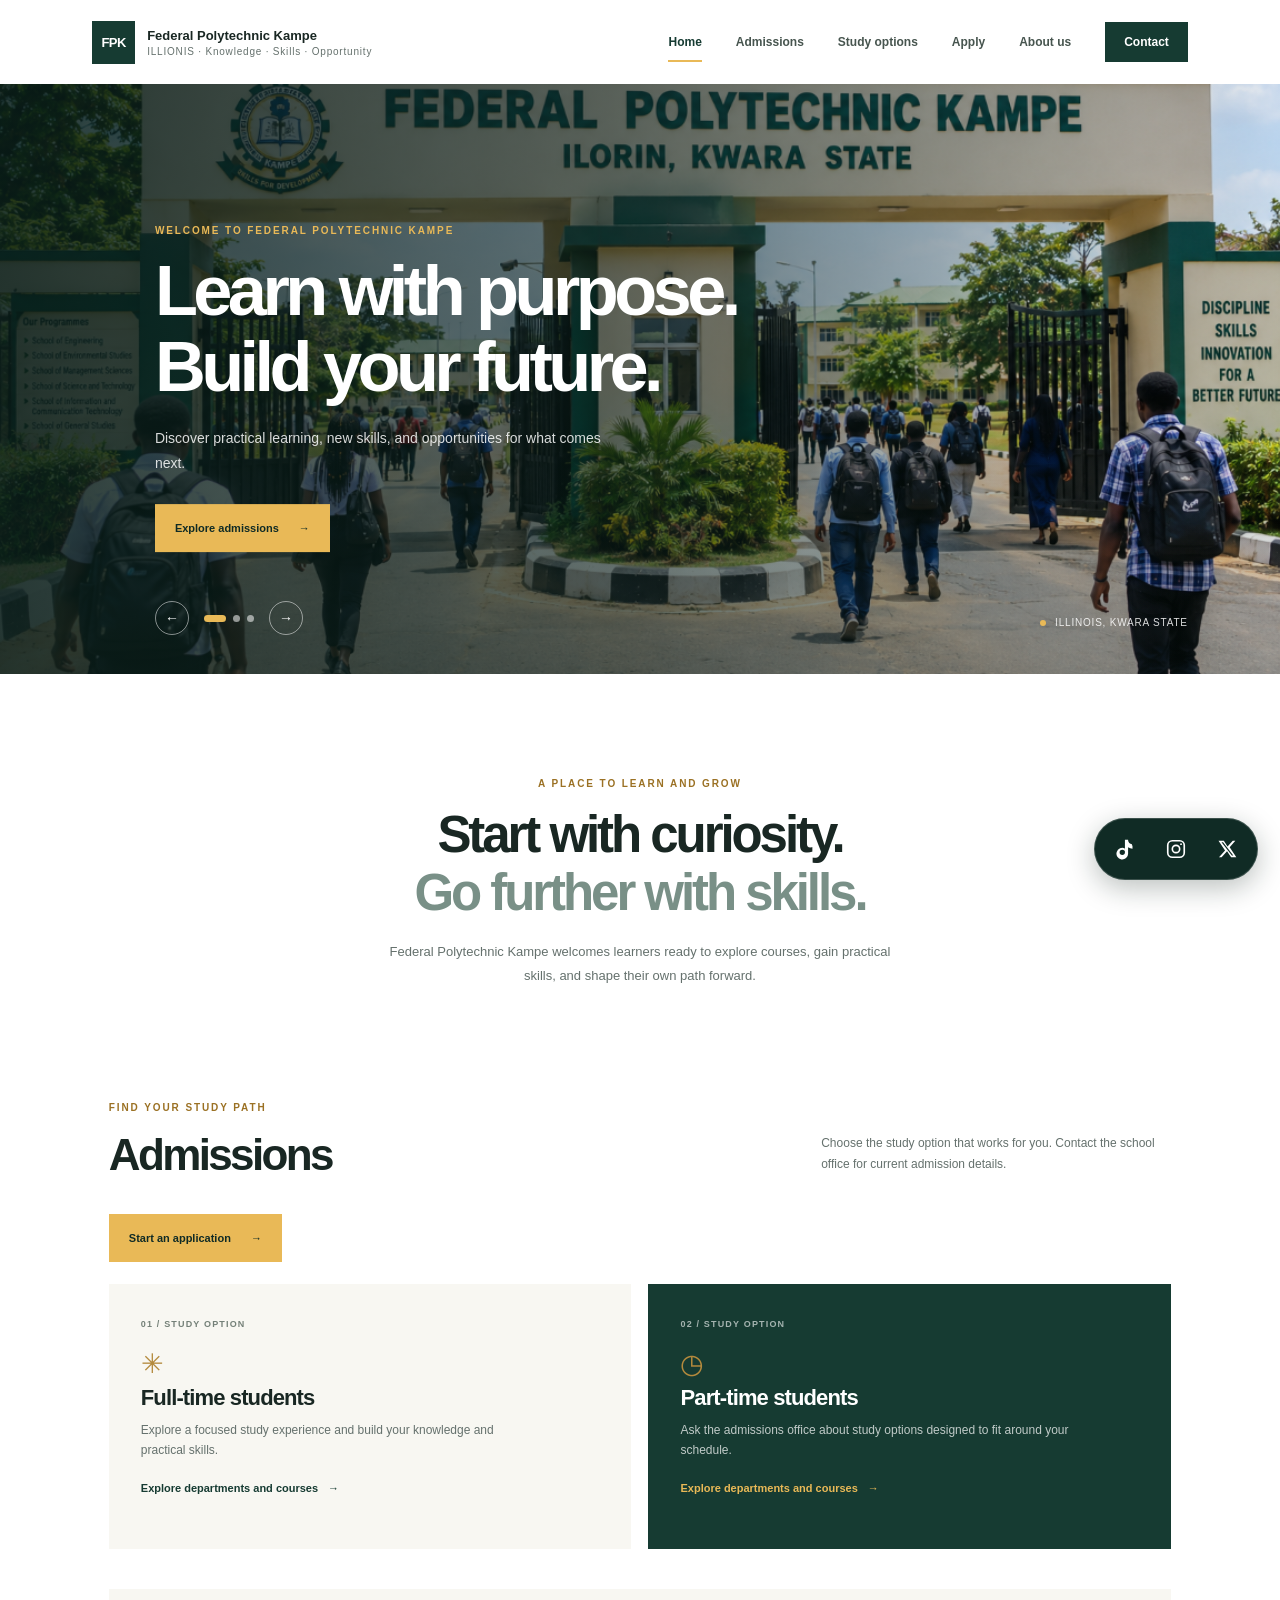
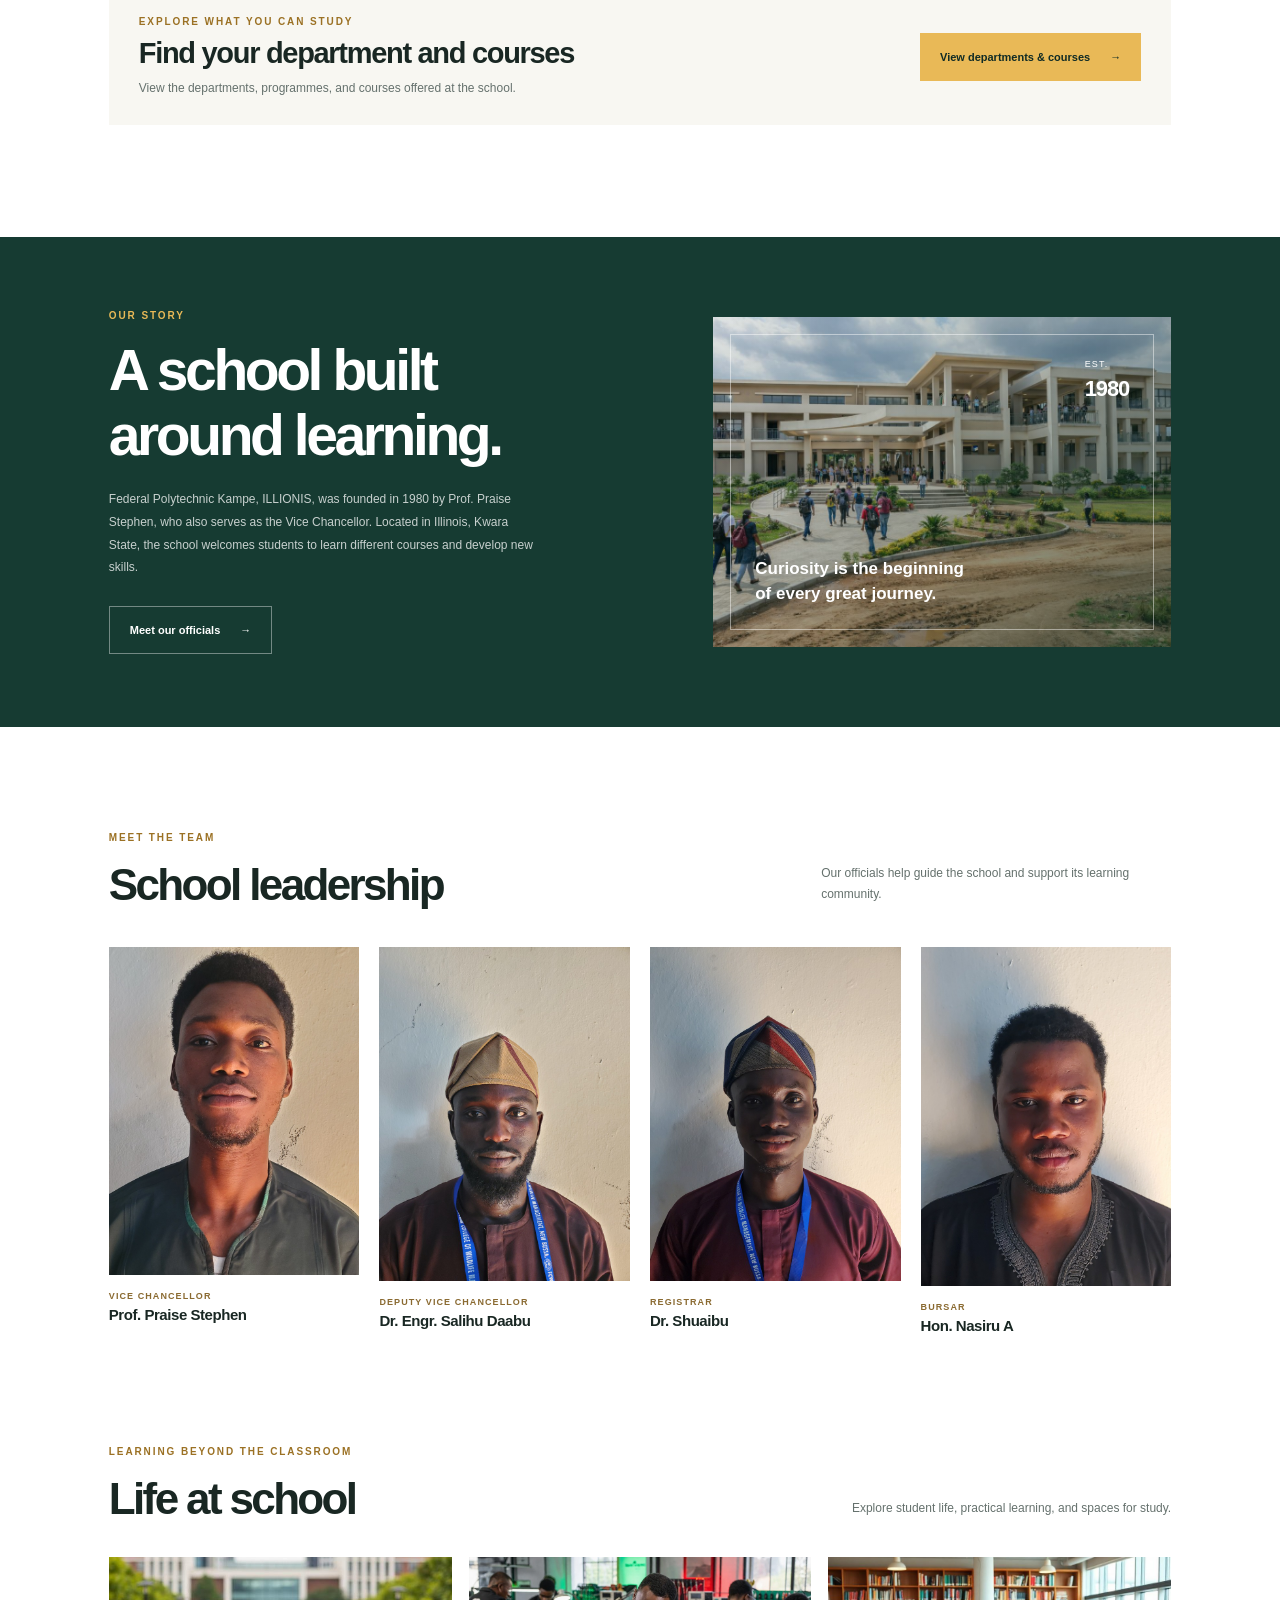
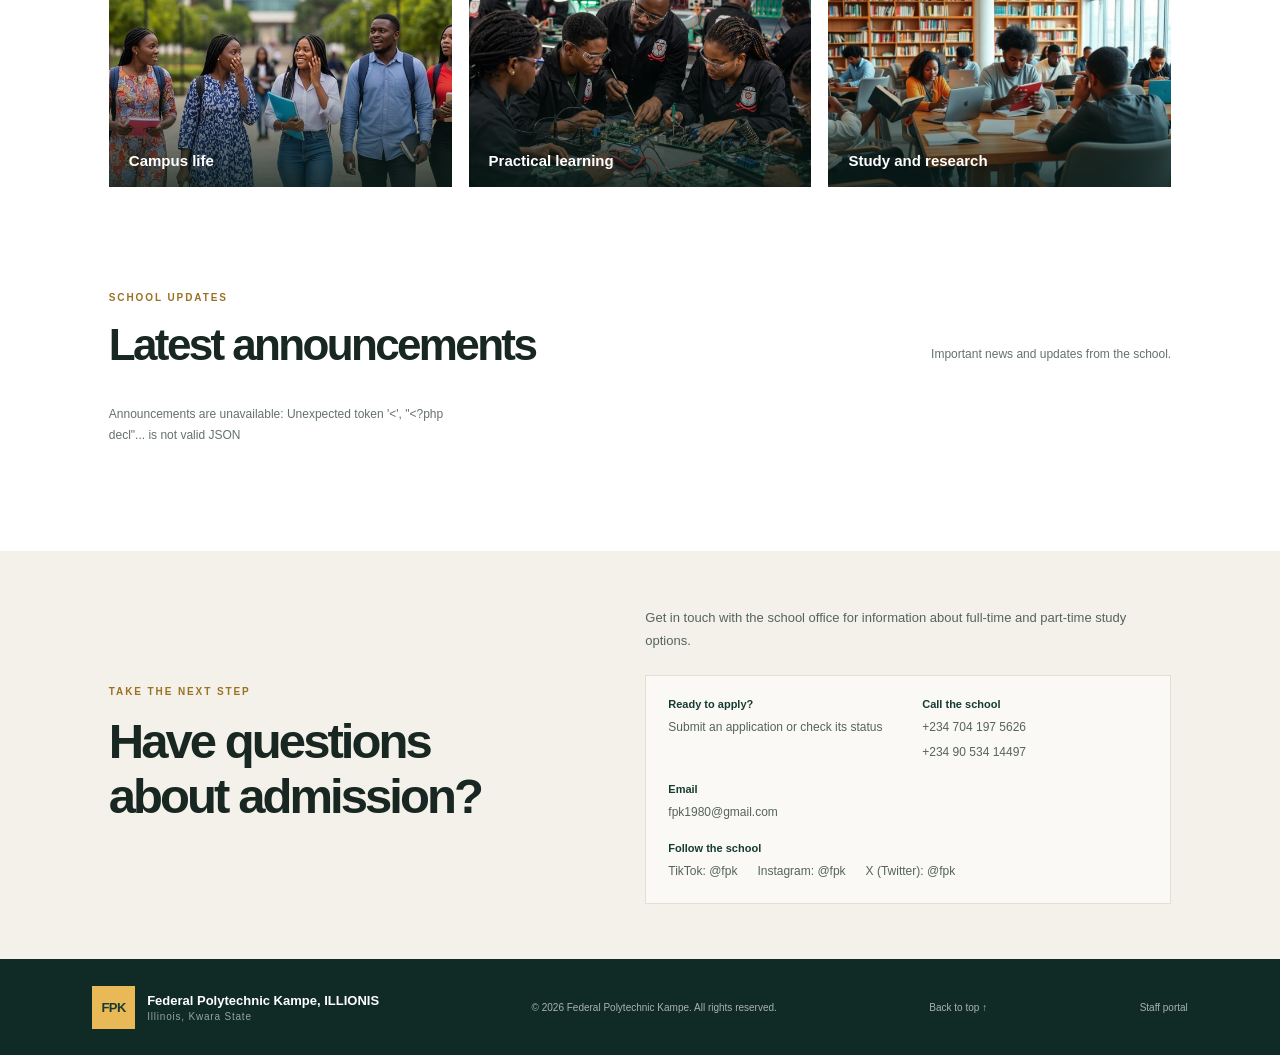
<file: index.html>
<!doctype html>
<html lang="en">
  <head>
    <meta charset="utf-8">
    <meta name="viewport" content="width=device-width, initial-scale=1">
    <meta name="theme-color" content="#163b32">
    <meta
      name="description"
      content="Learn about Federal Polytechnic Kampe, its admissions, history, and school leadership."
    >
    <title>Federal Polytechnic Kampe, ILLIONIS | Learning for Life</title>
    <link rel="stylesheet" href="styles.css">
    <script src="script.js" defer></script>
  </head>
  <body>
    <a class="skip-link" href="#main-content">Skip to content</a>

    <header class="site-header">
      <a class="brand" href="#home" aria-label="Federal Polytechnic Kampe home">
        <span class="brand-mark" aria-hidden="true">FPK</span>
        <span class="brand-name">
          <strong>Federal Polytechnic Kampe</strong>
          <small>ILLIONIS · Knowledge · Skills · Opportunity</small>
        </span>
      </a>

      <button
        class="menu-toggle"
        type="button"
        aria-expanded="false"
        aria-controls="site-navigation"
        aria-label="Open navigation"
      >
        <span></span>
        <span></span>
        <span></span>
      </button>

      <nav class="site-navigation" id="site-navigation" aria-label="Main navigation">
        <a class="nav-link active" href="#home">Home</a>
        <div class="nav-group">
          <a class="nav-link" href="#admissions">Admissions</a>
          <div class="nav-submenu">
            <a href="#full-time">Full-time students</a>
            <a href="#part-time">Part-time students</a>
          </div>
        </div>
        <a class="nav-link" href="study.html">Study options</a>
        <a class="nav-link" href="application.php">Apply</a>
        <a class="nav-link" href="#about">About us</a>
        <a class="nav-link nav-contact" href="#contact">Contact</a>
      </nav>
    </header>

    <main id="main-content">
      <section class="hero" id="home" aria-label="Welcome">
        <div class="hero-slides" aria-live="polite">
          <article class="hero-slide is-active">
            <img
              src="front-gate.png"
              alt=""
              fetchpriority="high"
            >
            <div class="hero-shade"></div>
            <div class="hero-copy">
              <p class="eyebrow">Welcome to Federal Polytechnic Kampe</p>
              <h1>Learn with purpose.<br>Build your future.</h1>
              <p>Discover practical learning, new skills, and opportunities for what comes next.</p>
              <a class="button button-gold" href="#admissions">Explore admissions <span aria-hidden="true">→</span></a>
            </div>
          </article>
          <article class="hero-slide" hidden>
            <img
              src="school-compound.jpg"
              alt=""
            >
            <div class="hero-shade"></div>
            <div class="hero-copy">
              <p class="eyebrow">Make room for possibility</p>
              <h2>Knowledge that<br>opens new doors.</h2>
              <p>Explore courses and develop skills to help you take your next step.</p>
              <a class="button button-gold" href="#about">Get to know us <span aria-hidden="true">→</span></a>
            </div>
          </article>
          <article class="hero-slide" hidden>
            <img
              src="school-class.jpg"
              alt=""
            >
            <div class="hero-shade"></div>
            <div class="hero-copy">
              <p class="eyebrow">Your journey starts here</p>
              <h2>Skills for today.<br>Confidence for tomorrow.</h2>
              <p>Find a study option that fits your goals and your schedule.</p>
              <a class="button button-gold" href="#full-time">See study options <span aria-hidden="true">→</span></a>
            </div>
          </article>
        </div>
        <div class="slider-controls" aria-label="Hero slideshow controls">
          <button class="slider-arrow previous-slide" type="button" aria-label="Previous slide">←</button>
          <div class="slider-dots" aria-label="Choose a slide">
            <button class="slider-dot is-active" type="button" aria-label="Show slide 1" aria-current="true"></button>
            <button class="slider-dot" type="button" aria-label="Show slide 2"></button>
            <button class="slider-dot" type="button" aria-label="Show slide 3"></button>
          </div>
          <button class="slider-arrow next-slide" type="button" aria-label="Next slide">→</button>
        </div>
        <div class="hero-note"><span></span> Illinois, Kwara State</div>
      </section>

      <section class="intro section-wrap">
        <p class="eyebrow eyebrow-green">A place to learn and grow</p>
        <h2>Start with curiosity.<br><span>Go further with skills.</span></h2>
        <p class="intro-copy">
          Federal Polytechnic Kampe welcomes learners ready to explore courses, gain practical
          skills, and shape their own path forward.
        </p>
      </section>

      <section class="admissions section-wrap" id="admissions">
        <div class="section-heading">
          <div>
            <p class="eyebrow eyebrow-green">Find your study path</p>
            <h2>Admissions</h2>
          </div>
          <p>Choose the study option that works for you. Contact the school office for current admission details.</p>
        </div>
        <a class="button button-gold application-cta" href="application.php">Start an application <span aria-hidden="true">→</span></a>
        <div class="admission-grid">
          <article class="admission-card" id="full-time">
            <span class="card-number">01 / STUDY OPTION</span>
            <div class="admission-icon" aria-hidden="true">✳</div>
            <h3>Full-time students</h3>
            <p>Explore a focused study experience and build your knowledge and practical skills.</p>
            <a class="text-link" href="study.html">Explore departments and courses <span aria-hidden="true">→</span></a>
          </article>
          <article class="admission-card admission-card-dark" id="part-time">
            <span class="card-number">02 / STUDY OPTION</span>
            <div class="admission-icon" aria-hidden="true">◷</div>
            <h3>Part-time students</h3>
            <p>Ask the admissions office about study options designed to fit around your schedule.</p>
            <a class="text-link" href="study.html">Explore departments and courses <span aria-hidden="true">→</span></a>
          </article>
        </div>
        <section class="study-promo" aria-labelledby="study-promo-heading">
          <div class="catalog-heading">
            <div>
              <p class="eyebrow eyebrow-green">Explore what you can study</p>
              <h3 id="study-promo-heading">Find your department and courses</h3>
              <p>View the departments, programmes, and courses offered at the school.</p>
            </div>
            <a class="button button-gold study-promo-link" href="study.html">View departments &amp; courses <span aria-hidden="true">→</span></a>
          </div>
        </section>
      </section>

      <section class="about" id="about">
        <div class="about-inner section-wrap">
          <div class="about-copy">
            <p class="eyebrow">Our story</p>
            <h2>A school built<br>around learning.</h2>
            <p>
              Federal Polytechnic Kampe, ILLIONIS, was founded in 1980 by Prof. Praise Stephen, who also
              serves as the Vice Chancellor. Located in Illinois, Kwara State, the school welcomes students
              to learn different courses and develop new skills.
            </p>
            <a class="button button-outline" href="#leadership">Meet our officials <span aria-hidden="true">→</span></a>
          </div>
          <div class="about-art" role="img" aria-label="A welcoming place for students to learn">
            <div class="art-frame">
              <span class="art-stamp">EST.<br><strong>1980</strong></span>
              <span class="art-caption">Curiosity is the beginning<br>of every great journey.</span>
            </div>
          </div>
        </div>
      </section>

      <section class="leadership section-wrap" id="leadership">
        <div class="section-heading leadership-heading">
          <div>
            <p class="eyebrow eyebrow-green">Meet the team</p>
            <h2>School leadership</h2>
          </div>
          <p>Our officials help guide the school and support its learning community.</p>
        </div>
        <div class="official-grid">
          <article class="official-card">
            <div class="official-photo">
              <img src="vice-chancellor.jpg" alt="Prof. Praise Stephen, Vice Chancellor" loading="lazy">
            </div>
            <p class="official-role">Vice Chancellor</p>
            <h3>Prof. Praise Stephen</h3>
          </article>
          <article class="official-card">
            <div class="official-photo official-photo-sand">
              <img src="deputy-vice-chancellor.jpg" alt="Dr. Engr. Salihu Daabu, Deputy Vice Chancellor" loading="lazy">
            </div>
            <p class="official-role">Deputy Vice Chancellor</p>
            <h3>Dr. Engr. Salihu Daabu</h3>
          </article>
          <article class="official-card">
            <div class="official-photo official-photo-blue">
              <img src="registrar.jpg" alt="Dr. Shuaibu, Registrar" loading="lazy">
            </div>
            <p class="official-role">Registrar</p>
            <h3>Dr. Shuaibu</h3>
          </article>
          <article class="official-card">
            <div class="official-photo official-photo-rose">
              <img src="bursar.jpg" alt="Hon. Nasiru A, Bursar" loading="lazy">
            </div>
            <p class="official-role">Bursar</p>
            <h3>Hon. Nasiru A</h3>
          </article>
        </div>
      </section>

      <section class="learning-gallery section-wrap" id="campus-life">
        <div class="section-heading">
          <div>
            <p class="eyebrow eyebrow-green">Learning beyond the classroom</p>
            <h2>Life at school</h2>
          </div>
          <p>Explore student life, practical learning, and spaces for study.</p>
        </div>
        <div class="learning-gallery-grid">
          <figure class="learning-gallery-card">
            <img src="campus-life.jpg" alt="Students spending time together on campus" loading="lazy">
            <figcaption>Campus life</figcaption>
          </figure>
          <figure class="learning-gallery-card">
            <img src="class-working.jpg" alt="Students practising practical skills with an instructor" loading="lazy">
            <figcaption>Practical learning</figcaption>
          </figure>
          <figure class="learning-gallery-card">
            <img src="library.jpg" alt="Students studying and reading in a library" loading="lazy">
            <figcaption>Study and research</figcaption>
          </figure>
        </div>
      </section>

      <section class="public-announcements section-wrap" id="announcements">
        <div class="section-heading">
          <div>
            <p class="eyebrow eyebrow-green">School updates</p>
            <h2>Latest announcements</h2>
          </div>
          <p>Important news and updates from the school.</p>
        </div>
        <div class="announcement-grid" id="public-announcement-list" aria-live="polite">
          <p class="announcement-message">Loading announcements…</p>
        </div>
      </section>

      <section class="contact" id="contact">
        <div class="contact-inner section-wrap">
          <div>
            <p class="eyebrow">Take the next step</p>
            <h2>Have questions<br>about admission?</h2>
          </div>
          <div class="contact-copy">
            <p>Get in touch with the school office for information about full-time and part-time study options.</p>
            <div class="contact-details">
              <div class="contact-method">
                <h3>Ready to apply?</h3>
                <p><a href="application.php">Submit an application or check its status</a></p>
              </div>
              <div class="contact-method">
                <h3>Call the school</h3>
                <ul>
                  <li><a href="tel:+2347041975626">+234 704 197 5626</a></li>
                  <li><a href="tel:+2349053414497">+234 90 534 14497</a></li>
                </ul>
              </div>
              <div class="contact-method">
                <h3>Email</h3>
                <p><a href="mailto:fpk1980@gmail.com">fpk1980@gmail.com</a></p>
              </div>
              <div class="contact-method contact-socials">
                <h3>Follow the school</h3>
                <ul>
                  <li><a href="https://www.tiktok.com/@fpk" target="_blank" rel="noopener noreferrer">TikTok: @fpk</a></li>
                  <li><a href="https://www.instagram.com/fpk" target="_blank" rel="noopener noreferrer">Instagram: @fpk</a></li>
                  <li><a href="https://x.com/fpk" target="_blank" rel="noopener noreferrer">X (Twitter): @fpk</a></li>
                </ul>
              </div>
            </div>
          </div>
        </div>
      </section>
    </main>

    <footer class="site-footer">
      <a class="brand brand-footer" href="#home">
        <span class="brand-mark" aria-hidden="true">FPK</span>
        <span class="brand-name"><strong>Federal Polytechnic Kampe, ILLIONIS</strong><small>Illinois, Kwara State</small></span>
      </a>
      <p>© <span id="current-year"></span> Federal Polytechnic Kampe. All rights reserved.</p>
      <a href="#home" class="back-to-top">Back to top ↑</a>
      <a href="login.php" class="staff-portal-link">Staff portal</a>
    </footer>
    <nav class="social-float" aria-label="School social media">
      <a class="social-float-link social-tiktok" href="https://www.tiktok.com/@fpk" target="_blank" rel="noopener noreferrer" aria-label="Visit the school's TikTok profile @fpk" title="TikTok @fpk">
        <svg viewBox="0 0 24 24" aria-hidden="true" focusable="false">
          <path d="M19.59 6.69a4.83 4.83 0 0 1-4.22-4.23V2h-3.45v13.67a2.9 2.9 0 0 1-2.9 2.9 2.9 2.9 0 1 1 2.9-2.9c0-.25-.03-.5-.08-.73V11.4a6.35 6.35 0 1 0 3.53 5.7V10.1a8.2 8.2 0 0 0 4.8 1.54V8.2c-.2 0-.4-.02-.59-.06Z"/>
        </svg>
      </a>
      <a class="social-float-link social-instagram" href="https://www.instagram.com/fpk" target="_blank" rel="noopener noreferrer" aria-label="Visit the school's Instagram profile @fpk" title="Instagram @fpk">
        <svg viewBox="0 0 24 24" aria-hidden="true" focusable="false">
          <rect x="3" y="3" width="18" height="18" rx="5"/>
          <circle cx="12" cy="12" r="4"/>
          <circle class="instagram-dot" cx="17.5" cy="6.7" r="1"/>
        </svg>
      </a>
      <a class="social-float-link social-x" href="https://x.com/fpk" target="_blank" rel="noopener noreferrer" aria-label="Visit the school's X profile @fpk" title="X @fpk">
        <svg viewBox="0 0 24 24" aria-hidden="true" focusable="false">
          <path d="M18.9 2H22l-6.78 7.75L23.2 22h-6.25l-4.9-7.44L5.54 22H2.4l7.25-8.29L1.8 2h6.4l4.43 6.96L18.9 2Zm-1.1 17.9h1.73L7.27 3.99H5.42L17.8 19.9Z"/>
        </svg>
      </a>
    </nav>
  </body>
</html>
</file>
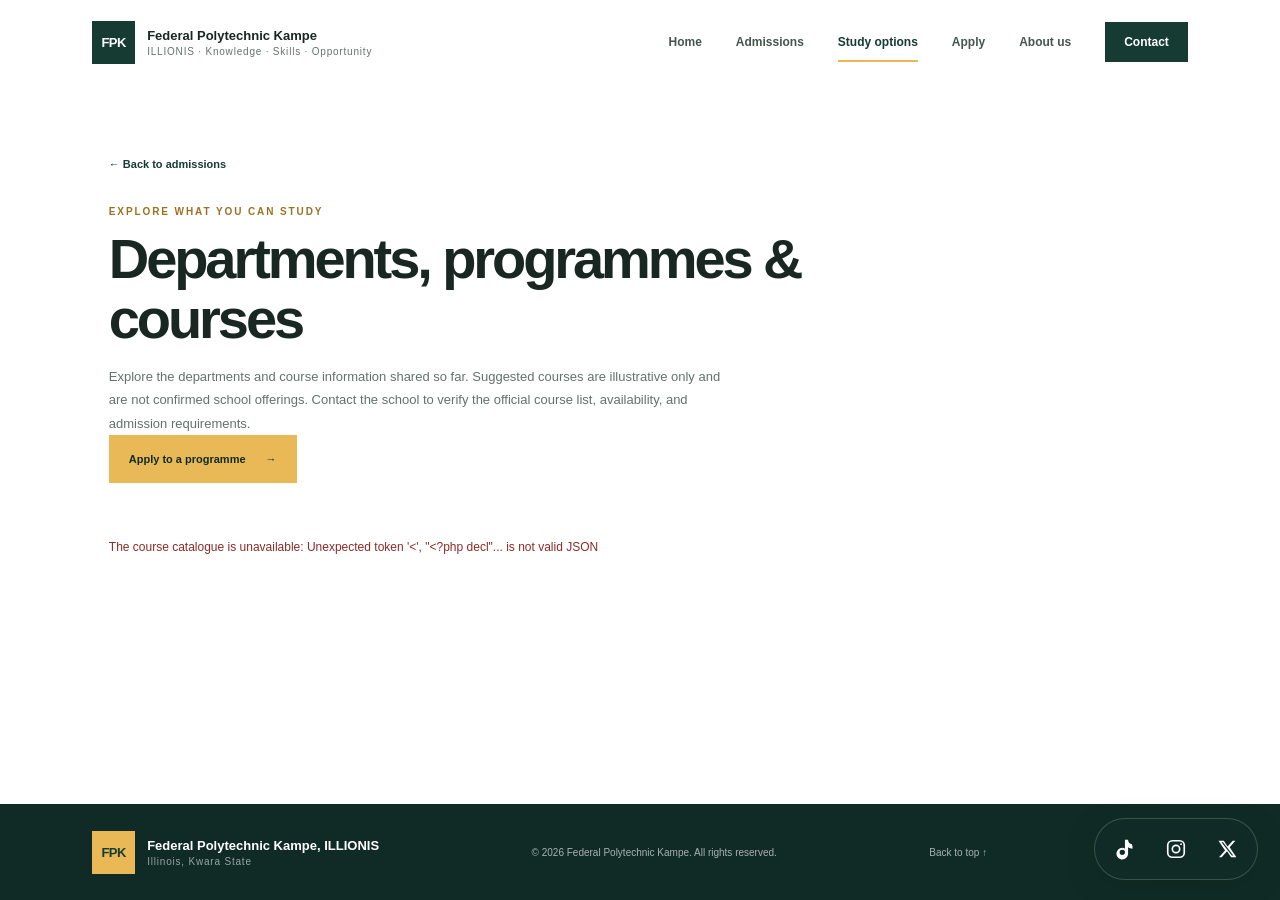
<file: study.html>
<!doctype html>
<html lang="en">
  <head>
    <meta charset="utf-8">
    <meta name="viewport" content="width=device-width, initial-scale=1">
    <meta name="theme-color" content="#163b32">
    <meta name="description" content="Explore departments, programmes, and courses offered at Federal Polytechnic Kampe, ILLIONIS.">
    <title>Departments &amp; Courses | Federal Polytechnic Kampe, ILLIONIS</title>
    <link rel="stylesheet" href="styles.css">
    <script src="study.js" defer></script>
  </head>
  <body>
    <a class="skip-link" href="#main-content">Skip to content</a>

    <header class="site-header">
      <a class="brand" href="index.html#home" aria-label="Federal Polytechnic Kampe home">
        <span class="brand-mark" aria-hidden="true">FPK</span>
        <span class="brand-name">
          <strong>Federal Polytechnic Kampe</strong>
          <small>ILLIONIS · Knowledge · Skills · Opportunity</small>
        </span>
      </a>

      <button
        class="menu-toggle"
        type="button"
        aria-expanded="false"
        aria-controls="site-navigation"
        aria-label="Open navigation"
      >
        <span></span>
        <span></span>
        <span></span>
      </button>

      <nav class="site-navigation" id="site-navigation" aria-label="Main navigation">
        <a class="nav-link" href="index.html#home">Home</a>
        <div class="nav-group">
          <a class="nav-link" href="index.html#admissions">Admissions</a>
          <div class="nav-submenu">
            <a href="index.html#full-time">Full-time students</a>
            <a href="index.html#part-time">Part-time students</a>
          </div>
        </div>
        <a class="nav-link active" href="study.html" aria-current="page">Study options</a>
        <a class="nav-link" href="application.php">Apply</a>
        <a class="nav-link" href="index.html#about">About us</a>
        <a class="nav-link nav-contact" href="index.html#contact">Contact</a>
      </nav>
    </header>

    <main id="main-content">
      <section class="study-page section-wrap" aria-labelledby="study-heading">
        <a class="study-back-link" href="index.html#admissions">← Back to admissions</a>
        <p class="eyebrow eyebrow-green">Explore what you can study</p>
        <h1 id="study-heading">Departments, programmes &amp; courses</h1>
        <p class="study-intro-copy">Explore the departments and course information shared so far. Suggested courses are illustrative only and are not confirmed school offerings. Contact the school to verify the official course list, availability, and admission requirements.</p>
        <a class="button button-gold application-cta" href="application.php">Apply to a programme <span aria-hidden="true">→</span></a>
        <p class="catalog-session" id="catalog-session"></p>
        <div class="catalog-grid" id="academic-catalog-list" aria-live="polite">
          <p class="catalog-message">Loading departments and courses…</p>
        </div>
      </section>
    </main>

    <footer class="site-footer">
      <a class="brand brand-footer" href="index.html#home">
        <span class="brand-mark" aria-hidden="true">FPK</span>
        <span class="brand-name"><strong>Federal Polytechnic Kampe, ILLIONIS</strong><small>Illinois, Kwara State</small></span>
      </a>
      <p>© <span id="current-year"></span> Federal Polytechnic Kampe. All rights reserved.</p>
      <a href="#main-content" class="back-to-top">Back to top ↑</a>
      <a href="login.php" class="staff-portal-link">Staff portal</a>
    </footer>

    <nav class="social-float" aria-label="School social media">
      <a class="social-float-link social-tiktok" href="https://www.tiktok.com/@fpk" target="_blank" rel="noopener noreferrer" aria-label="Visit the school's TikTok profile @fpk" title="TikTok @fpk">
        <svg viewBox="0 0 24 24" aria-hidden="true" focusable="false">
          <path d="M19.59 6.69a4.83 4.83 0 0 1-4.22-4.23V2h-3.45v13.67a2.9 2.9 0 0 1-2.9 2.9 2.9 2.9 0 1 1 2.9-2.9c0-.25-.03-.5-.08-.73V11.4a6.35 6.35 0 1 0 3.53 5.7V10.1a8.2 8.2 0 0 0 4.8 1.54V8.2c-.2 0-.4-.02-.59-.06Z"/>
        </svg>
      </a>
      <a class="social-float-link social-instagram" href="https://www.instagram.com/fpk" target="_blank" rel="noopener noreferrer" aria-label="Visit the school's Instagram profile @fpk" title="Instagram @fpk">
        <svg viewBox="0 0 24 24" aria-hidden="true" focusable="false">
          <rect x="3" y="3" width="18" height="18" rx="5"/>
          <circle cx="12" cy="12" r="4"/>
          <circle class="instagram-dot" cx="17.5" cy="6.7" r="1"/>
        </svg>
      </a>
      <a class="social-float-link social-x" href="https://x.com/fpk" target="_blank" rel="noopener noreferrer" aria-label="Visit the school's X profile @fpk" title="X @fpk">
        <svg viewBox="0 0 24 24" aria-hidden="true" focusable="false">
          <path d="M18.9 2H22l-6.78 7.75L23.2 22h-6.25l-4.9-7.44L5.54 22H2.4l7.25-8.29L1.8 2h6.4l4.43 6.96L18.9 2Zm-1.1 17.9h1.73L7.27 3.99H5.42L17.8 19.9Z"/>
        </svg>
      </a>
    </nav>
  </body>
</html>
</file>
<file: styles.css>
:root {
  color-scheme: light;
  --forest: #163b32;
  --forest-deep: #102b25;
  --gold: #e9b957;
  --cream: #f8f7f2;
  --ink: #192723;
  --muted: #65716d;
  --white: #fff;
  --sans: "Segoe UI", Arial, sans-serif;
  --display: "Segoe UI", Arial, sans-serif;
}

* {
  box-sizing: border-box;
}

html {
  scroll-behavior: smooth;
  scroll-padding-top: 92px;
}

body {
  margin: 0;
  color: var(--ink);
  background: var(--white);
  font-family: var(--sans);
  -webkit-font-smoothing: antialiased;
}

a {
  color: inherit;
  text-decoration: none;
}

button {
  font: inherit;
}

.skip-link {
  position: absolute;
  z-index: 10;
  top: 12px;
  left: 12px;
  padding: 10px 14px;
  color: var(--white);
  background: var(--forest);
  transform: translateY(-160%);
}

.skip-link:focus {
  transform: translateY(0);
}

.site-header {
  position: relative;
  z-index: 5;
  display: flex;
  min-height: 84px;
  align-items: center;
  justify-content: space-between;
  padding: 0 7.2%;
  background: var(--white);
}

.brand {
  display: inline-flex;
  align-items: center;
  gap: 12px;
}

.brand-mark {
  display: grid;
  width: 43px;
  height: 43px;
  place-items: center;
  color: var(--white);
  background: var(--forest);
  font-family: var(--display);
  font-size: 13px;
  font-weight: 800;
  letter-spacing: -0.04em;
}

.brand-name {
  display: grid;
  gap: 3px;
}

.brand-name strong {
  font-family: var(--display);
  font-size: 13px;
  font-weight: 800;
}

.brand-name small {
  color: var(--muted);
  font-size: 10px;
  letter-spacing: 0.08em;
}

.site-navigation {
  display: flex;
  height: 84px;
  align-items: center;
  gap: 34px;
}

.nav-link {
  position: relative;
  display: flex;
  height: 100%;
  align-items: center;
  color: #47554f;
  font-size: 12px;
  font-weight: 600;
  transition: color 160ms ease;
}

.nav-link:hover,
.nav-link:focus-visible,
.nav-link.active {
  color: var(--forest);
}

.nav-link.active::after {
  position: absolute;
  right: 0;
  bottom: 22px;
  left: 0;
  height: 2px;
  background: var(--gold);
  content: "";
}

.nav-contact {
  min-height: 40px;
  height: auto;
  padding: 0 19px;
  color: var(--white);
  background: var(--forest);
}

.nav-contact:hover,
.nav-contact:focus-visible {
  color: var(--white);
  background: var(--forest-deep);
}

.nav-group {
  position: relative;
  height: 100%;
}

.nav-submenu {
  position: absolute;
  top: calc(100% - 16px);
  left: -15px;
  display: grid;
  min-width: 190px;
  padding: 8px;
  background: var(--white);
  box-shadow: 0 12px 28px rgb(17 41 34 / 14%);
  opacity: 0;
  pointer-events: none;
  transform: translateY(7px);
  transition: opacity 160ms ease, transform 160ms ease;
}

.nav-submenu a {
  padding: 11px 12px;
  color: var(--ink);
  font-size: 12px;
}

.nav-submenu a:hover,
.nav-submenu a:focus-visible {
  color: var(--forest);
  background: var(--cream);
}

.nav-group:hover .nav-submenu,
.nav-group:focus-within .nav-submenu {
  opacity: 1;
  pointer-events: auto;
  transform: translateY(0);
}

.menu-toggle {
  display: none;
}

.hero {
  position: relative;
  min-height: 590px;
  overflow: hidden;
  color: var(--white);
  background: var(--forest-deep);
}

.hero-slides,
.hero-slide {
  position: absolute;
  inset: 0;
}

.hero-slide {
  overflow: hidden;
  animation: slide-in 500ms ease both;
}

.hero-slide[hidden] {
  display: none;
}

.hero-slide img {
  position: absolute;
  width: 100%;
  height: 100%;
  object-fit: cover;
  object-position: center 43%;
}

.hero-shade {
  position: absolute;
  inset: 0;
  background: linear-gradient(90deg, rgb(9 29 25 / 86%) 0%, rgb(9 29 25 / 58%) 48%, rgb(9 29 25 / 5%) 100%),
    linear-gradient(0deg, rgb(9 29 25 / 22%), transparent 42%);
}

.hero-copy {
  position: absolute;
  top: 50%;
  left: 12.1%;
  width: min(590px, 72%);
  transform: translateY(-47%);
}

.eyebrow {
  margin: 0 0 17px;
  color: var(--gold);
  font-size: 10px;
  font-weight: 700;
  letter-spacing: 0.19em;
  text-transform: uppercase;
}

.hero-copy h1,
.hero-copy h2 {
  margin: 0;
  font-family: var(--display);
  font-size: clamp(44px, 5.5vw, 72px);
  font-weight: 600;
  letter-spacing: -0.065em;
  line-height: 1.08;
}

.hero-copy > p:not(.eyebrow) {
  max-width: 460px;
  margin: 21px 0 28px;
  color: rgb(255 255 255 / 84%);
  font-size: 14px;
  line-height: 1.8;
}

.button {
  display: inline-flex;
  min-height: 48px;
  align-items: center;
  justify-content: center;
  gap: 20px;
  padding: 0 20px;
  font-size: 11px;
  font-weight: 700;
  transition: background 160ms ease, color 160ms ease, transform 160ms ease;
}

.button:hover {
  transform: translateY(-2px);
}

.button-gold {
  color: var(--forest-deep);
  background: var(--gold);
}

.button-gold:hover {
  background: #f3ca76;
}

.slider-controls {
  position: absolute;
  z-index: 2;
  bottom: 39px;
  left: 12.1%;
  display: flex;
  align-items: center;
  gap: 15px;
}

.slider-arrow,
.slider-dot {
  display: grid;
  padding: 0;
  place-items: center;
  color: var(--white);
  border: 1px solid rgb(255 255 255 / 50%);
  background: transparent;
  cursor: pointer;
}

.slider-arrow {
  width: 34px;
  height: 34px;
  border-radius: 50%;
  font-size: 14px;
}

.slider-arrow:hover,
.slider-arrow:focus-visible {
  color: var(--forest);
  background: var(--white);
}

.slider-dots {
  display: flex;
  align-items: center;
  gap: 7px;
}

.slider-dot {
  width: 7px;
  height: 7px;
  border: 0;
  border-radius: 50%;
  background: rgb(255 255 255 / 54%);
}

.slider-dot.is-active {
  width: 22px;
  border-radius: 5px;
  background: var(--gold);
}

.hero-note {
  position: absolute;
  right: 7.2%;
  bottom: 46px;
  display: flex;
  align-items: center;
  gap: 9px;
  color: rgb(255 255 255 / 85%);
  font-size: 10px;
  letter-spacing: 0.08em;
  text-transform: uppercase;
}

.hero-note span {
  width: 6px;
  height: 6px;
  border-radius: 50%;
  background: var(--gold);
}

.section-wrap {
  width: min(1110px, 83%);
  margin: 0 auto;
}

.intro {
  padding: 104px 0 95px;
  text-align: center;
}

.eyebrow-green {
  color: #9b7124;
}

.intro h2,
.section-heading h2,
.about-copy h2,
.contact h2 {
  margin: 0;
  font-family: var(--display);
  font-weight: 600;
  letter-spacing: -0.06em;
  line-height: 1.13;
}

.intro h2 {
  font-size: clamp(34px, 4.1vw, 51px);
}

.intro h2 span {
  color: #799087;
}

.intro-copy {
  max-width: 510px;
  margin: 19px auto 0;
  color: var(--muted);
  font-size: 13px;
  line-height: 1.8;
}

.admissions {
  padding: 20px 0 112px;
}

.section-heading {
  display: flex;
  align-items: end;
  justify-content: space-between;
  gap: 40px;
  margin-bottom: 34px;
}

.section-heading h2 {
  font-size: clamp(33px, 4vw, 44px);
}

.section-heading > p {
  max-width: 350px;
  margin: 0 0 4px;
  color: var(--muted);
  font-size: 12px;
  line-height: 1.8;
}

.admission-grid {
  display: grid;
  grid-template-columns: repeat(2, 1fr);
  gap: 17px;
}

.admission-card {
  min-height: 265px;
  padding: 29px 32px 27px;
  background: var(--cream);
}

.admission-card-dark {
  color: var(--white);
  background: var(--forest);
}

.card-number {
  color: #748078;
  font-size: 9px;
  font-weight: 700;
  letter-spacing: 0.13em;
}

.admission-card-dark .card-number {
  color: rgb(255 255 255 / 61%);
}

.admission-icon {
  margin: 20px 0 7px;
  color: #b48a3d;
  font-size: 27px;
  line-height: 1;
}

.admission-card h3 {
  margin: 0;
  font-family: var(--display);
  font-size: 22px;
  letter-spacing: -0.04em;
}

.admission-card > p {
  max-width: 400px;
  margin: 9px 0 17px;
  color: var(--muted);
  font-size: 12px;
  line-height: 1.7;
}

.admission-card-dark > p {
  color: rgb(255 255 255 / 73%);
}

.text-link {
  display: inline-flex;
  align-items: center;
  gap: 10px;
  color: var(--forest);
  font-size: 11px;
  font-weight: 700;
}

.text-link:hover {
  text-decoration: underline;
  text-underline-offset: 4px;
}

.admission-card-dark .text-link {
  color: var(--gold);
}

.academic-catalog {
  margin-top: 40px;
  padding: 30px;
  background: var(--cream);
  scroll-margin-top: 100px;
}

.study-promo {
  margin-top: 40px;
  padding: 27px 30px;
  background: var(--cream);
}

.study-promo .catalog-heading {
  align-items: center;
  margin: 0;
}

.study-promo .catalog-heading h3 {
  margin-bottom: 8px;
}

.study-promo .catalog-heading > div > p:last-child {
  margin: 0;
  color: var(--muted);
  font-size: 12px;
  line-height: 1.7;
}

.study-promo-link {
  flex-shrink: 0;
}

.study-page {
  min-height: calc(100vh - 180px);
  padding-top: 70px;
  padding-bottom: 90px;
}

.study-back-link {
  display: inline-block;
  margin-bottom: 36px;
  color: var(--forest);
  font-size: 11px;
  font-weight: 700;
}

.study-back-link:hover {
  text-decoration: underline;
  text-underline-offset: 4px;
}

.study-page > .eyebrow {
  margin-bottom: 12px;
}

.study-page h1 {
  max-width: 760px;
  margin: 0;
  font-family: var(--display);
  font-size: clamp(36px, 5vw, 56px);
  letter-spacing: -0.055em;
  line-height: 1.08;
}

.study-intro-copy {
  max-width: 620px;
  margin: 15px 0 0;
  color: var(--muted);
  font-size: 13px;
  line-height: 1.8;
}

.study-page .catalog-session {
  margin-top: 12px;
}

.study-page .catalog-grid {
  margin-top: 32px;
}

.study-page .catalog-card h2 {
  margin: 0;
  font-family: var(--display);
  font-size: 22px;
  letter-spacing: -0.04em;
}

.catalog-heading {
  display: flex;
  align-items: end;
  justify-content: space-between;
  gap: 24px;
  margin-bottom: 22px;
}

.catalog-heading .eyebrow {
  margin-bottom: 10px;
}

.catalog-heading h3 {
  margin: 0;
  font-family: var(--display);
  font-size: clamp(22px, 3vw, 29px);
  letter-spacing: -0.045em;
}

.catalog-session {
  margin: 9px 0 0;
  color: var(--muted);
  font-size: 11px;
}

.catalog-grid {
  display: grid;
  grid-template-columns: repeat(2, minmax(0, 1fr));
  gap: 13px;
}

.catalog-card {
  padding: 20px;
  border: 1px solid #e4e7e1;
  background: var(--white);
}

.catalog-code {
  margin: 0 0 7px;
  color: #8a6a31;
  font-size: 9px;
  font-weight: 700;
  letter-spacing: 0.12em;
}

.catalog-card h4 {
  margin: 0;
  font-family: var(--display);
  font-size: 17px;
  letter-spacing: -0.025em;
}

.catalog-description {
  margin: 7px 0 0;
  color: var(--muted);
  font-size: 11px;
  line-height: 1.65;
}

.catalog-subheading {
  margin: 17px 0 6px;
  color: var(--forest);
  font-size: 10px;
  font-weight: 700;
}

.catalog-subheading.suggested-heading {
  color: #8a6a31;
}

.catalog-list {
  display: grid;
  gap: 5px;
  margin: 0;
  padding-left: 17px;
  color: var(--muted);
  font-size: 10px;
  line-height: 1.55;
}

.suggested-course-list {
  padding: 12px 14px 12px 30px;
  border-left: 2px solid #d8bd83;
  background: #faf8f2;
}

.catalog-course-list {
  grid-template-columns: repeat(2, minmax(0, 1fr));
  column-gap: 18px;
}

.catalog-message {
  grid-column: 1 / -1;
  margin: 0;
  color: var(--muted);
  font-size: 12px;
  line-height: 1.7;
}

.catalog-message.is-error {
  color: #8a2c27;
}

.catalog-footnote {
  margin: 17px 0 0;
  color: var(--muted);
  font-size: 10px;
  line-height: 1.6;
}

.about {
  overflow: hidden;
  color: var(--white);
  background: var(--forest);
}

.about-inner {
  display: grid;
  min-height: 490px;
  grid-template-columns: 1fr 0.9fr;
  align-items: center;
  gap: 9%;
  padding-top: 70px;
  padding-bottom: 70px;
}

.about-copy h2 {
  font-size: clamp(39px, 4.8vw, 57px);
}

.about-copy > p:not(.eyebrow) {
  max-width: 430px;
  margin: 21px 0 27px;
  color: rgb(255 255 255 / 76%);
  font-size: 12px;
  line-height: 1.9;
}

.button-outline {
  color: var(--white);
  border: 1px solid rgb(255 255 255 / 40%);
}

.button-outline:hover {
  color: var(--forest);
  background: var(--white);
}

.about-art {
  position: relative;
  min-height: 330px;
  background:
    linear-gradient(145deg, rgb(11 43 35 / 12%), rgb(11 43 35 / 62%)),
    url("school-class.jpg") center 50% / cover;
}

.art-frame {
  position: absolute;
  inset: 17px;
  border: 1px solid rgb(255 255 255 / 45%);
}

.art-stamp {
  position: absolute;
  top: 23px;
  right: 24px;
  color: var(--white);
  font-size: 9px;
  letter-spacing: 0.13em;
  line-height: 1.5;
}

.art-stamp strong {
  font-family: var(--display);
  font-size: 22px;
  letter-spacing: -0.05em;
}

.art-caption {
  position: absolute;
  bottom: 23px;
  left: 24px;
  color: var(--white);
  font-family: var(--display);
  font-size: 17px;
  font-weight: 600;
  line-height: 1.45;
}

.leadership {
  padding: 105px 0 112px;
}

.public-announcements {
  padding: 0 0 105px;
}

.announcement-grid {
  display: grid;
  grid-template-columns: repeat(3, minmax(0, 1fr));
  gap: 16px;
}

.announcement-card {
  padding: 23px;
  background: var(--cream);
}

.announcement-card time {
  color: #8a6a31;
  font-size: 9px;
  font-weight: 700;
  letter-spacing: 0.1em;
  text-transform: uppercase;
}

.announcement-card h3 {
  margin: 12px 0 8px;
  font-family: var(--display);
  font-size: 17px;
  letter-spacing: -0.03em;
}

.announcement-card p,
.announcement-message {
  margin: 0;
  color: var(--muted);
  font-size: 12px;
  line-height: 1.75;
  white-space: pre-line;
}

.staff-portal-link {
  color: rgb(255 255 255 / 64%);
  font-size: 10px;
}

.staff-portal-link:hover {
  color: var(--gold);
}

.leadership-heading {
  margin-bottom: 37px;
}

.official-grid {
  display: grid;
  grid-template-columns: repeat(4, 1fr);
  gap: 20px;
}

.official-photo {
  display: flex;
  min-height: 215px;
  flex-direction: column;
  align-items: center;
  justify-content: center;
  gap: 5px;
  color: var(--forest);
  background: #e7eee8;
}

.official-photo img {
  width: 100%;
  height: 100%;
  min-height: inherit;
  object-fit: cover;
  object-position: center 32%;
}

.learning-gallery {
  padding: 0 0 105px;
}

.learning-gallery-grid {
  display: grid;
  grid-template-columns: repeat(3, minmax(0, 1fr));
  gap: 17px;
}

.learning-gallery-card {
  position: relative;
  min-height: 230px;
  margin: 0;
  overflow: hidden;
  background: var(--forest);
}

.learning-gallery-card::after {
  position: absolute;
  inset: 45% 0 0;
  background: linear-gradient(transparent, rgb(9 29 25 / 76%));
  content: "";
}

.learning-gallery-card img {
  position: absolute;
  inset: 0;
  width: 100%;
  height: 100%;
  object-fit: cover;
  transition: transform 250ms ease;
}

.learning-gallery-card:hover img {
  transform: scale(1.035);
}

.learning-gallery-card figcaption {
  position: absolute;
  z-index: 1;
  bottom: 18px;
  left: 20px;
  color: var(--white);
  font-family: var(--display);
  font-size: 15px;
  font-weight: 700;
}

.official-photo-sand {
  background: #f1ede3;
}

.official-photo-blue {
  background: #e8edf0;
}

.official-photo-rose {
  background: #f1e9e5;
}

.official-role {
  margin: 16px 0 5px;
  color: #8a6a31;
  font-size: 9px;
  font-weight: 700;
  letter-spacing: 0.12em;
  text-transform: uppercase;
}

.official-card h3 {
  margin: 0;
  font-family: var(--display);
  font-size: 15px;
  letter-spacing: -0.03em;
}

.contact {
  color: var(--white);
  background: #f3f1e9;
}

.contact-inner {
  display: grid;
  min-height: 286px;
  grid-template-columns: 0.9fr 1.1fr;
  align-items: center;
  gap: 10%;
  padding-top: 55px;
  padding-bottom: 55px;
  color: var(--ink);
}

.contact .eyebrow {
  color: #9b7124;
}

.contact h2 {
  font-size: clamp(35px, 4.2vw, 49px);
}

.contact-copy p {
  margin: 0;
  color: #56635d;
  font-size: 13px;
  line-height: 1.8;
}

.contact-details {
  display: grid;
  grid-template-columns: repeat(2, minmax(0, 1fr));
  gap: 20px 28px;
  margin-top: 22px;
  padding: 22px;
  border: 1px solid #e2ded1;
  background: rgb(255 255 255 / 60%);
}

.contact-method h3 {
  margin: 0 0 7px;
  color: var(--forest);
  font-size: 11px;
  font-weight: 700;
}

.contact-method ul {
  display: grid;
  gap: 5px;
  margin: 0;
  padding: 0;
  list-style: none;
}

.contact-method p,
.contact-method li {
  margin: 0;
  color: #56635d;
  font-size: 12px;
  line-height: 1.7;
}

.contact-method a {
  color: inherit;
  text-underline-offset: 3px;
}

.contact-method a:hover {
  color: var(--forest);
}

.contact-socials {
  grid-column: 1 / -1;
}

.contact-socials ul {
  display: flex;
  flex-wrap: wrap;
  gap: 9px 20px;
}

.contact-socials span {
  color: var(--muted);
}

.social-float {
  position: fixed;
  right: max(22px, env(safe-area-inset-right));
  bottom: max(20px, env(safe-area-inset-bottom));
  z-index: 20;
  display: flex;
  align-items: center;
  gap: 9px;
  padding: 9px;
  border: 1px solid rgb(255 255 255 / 18%);
  border-radius: 999px;
  background: var(--forest-deep);
  box-shadow: 0 8px 28px rgb(15 31 24 / 28%);
}

.social-float-link {
  display: grid;
  width: 42px;
  height: 42px;
  place-items: center;
  border-radius: 50%;
  color: var(--white);
  transition: transform 160ms ease, background-color 160ms ease;
}

.social-float-link:hover {
  transform: translateY(-3px);
  background: rgb(255 255 255 / 16%);
}

.social-float-link:focus-visible {
  outline: 2px solid var(--gold);
  outline-offset: 3px;
}

.social-float-link svg {
  width: 22px;
  height: 22px;
  fill: currentColor;
}

.social-instagram svg {
  fill: none;
  stroke: currentColor;
  stroke-width: 1.8;
}

.social-instagram .instagram-dot {
  fill: currentColor;
  stroke: none;
}

.social-x svg {
  width: 20px;
  height: 20px;
}

.site-footer {
  display: flex;
  min-height: 96px;
  align-items: center;
  justify-content: space-between;
  gap: 20px;
  padding: 18px 7.2%;
  color: var(--white);
  background: var(--forest-deep);
}

.brand-footer .brand-mark {
  color: var(--forest);
  background: var(--gold);
}

.brand-footer .brand-name small {
  color: rgb(255 255 255 / 57%);
}

.site-footer > p,
.back-to-top {
  color: rgb(255 255 255 / 64%);
  font-size: 10px;
}

.back-to-top:hover {
  color: var(--gold);
}

:focus-visible {
  outline: 3px solid #d79d32;
  outline-offset: 3px;
}

@keyframes slide-in {
  from {
    opacity: 0.5;
  }
  to {
    opacity: 1;
  }
}

@media (max-width: 800px) {
  .site-header {
    min-height: 74px;
    padding: 0 6%;
  }

  .menu-toggle {
    display: grid;
    width: 42px;
    height: 42px;
    align-content: center;
    justify-items: center;
    gap: 5px;
    border: 1px solid #e5e8e5;
    background: var(--white);
    cursor: pointer;
  }

  .menu-toggle span {
    width: 18px;
    height: 2px;
    background: var(--forest);
  }

  .site-navigation {
    position: absolute;
    top: 74px;
    right: 0;
    left: 0;
    display: none;
    height: auto;
    align-items: stretch;
    gap: 0;
    padding: 8px 6% 18px;
    background: var(--white);
    box-shadow: 0 13px 20px rgb(16 43 37 / 10%);
  }

  .site-navigation.is-open {
    display: grid;
  }

  .nav-link,
  .nav-group {
    min-height: 45px;
    height: auto;
  }

  .nav-link.active::after {
    right: auto;
    bottom: 7px;
    width: 24px;
  }

  .nav-contact {
    display: inline-flex;
    width: fit-content;
    margin-top: 7px;
  }

  .nav-submenu {
    position: static;
    display: grid;
    max-height: none;
    padding: 0 0 8px 12px;
    box-shadow: none;
    opacity: 1;
    pointer-events: auto;
    transform: none;
  }

  .hero {
    min-height: 560px;
  }

  .hero-copy,
  .slider-controls {
    left: 8%;
  }

  .hero-note {
    right: 8%;
  }

  .section-wrap {
    width: 84%;
  }

  .official-grid {
    grid-template-columns: repeat(2, 1fr);
    row-gap: 29px;
  }

  .learning-gallery-grid {
    grid-template-columns: repeat(2, minmax(0, 1fr));
  }

  .announcement-grid {
    grid-template-columns: repeat(2, minmax(0, 1fr));
  }
}

@media (max-width: 560px) {
  .brand-mark {
    width: 39px;
    height: 39px;
  }

  .brand-name strong {
    font-size: 11px;
  }

  .brand-name small {
    font-size: 8px;
  }

  .hero {
    min-height: 540px;
  }

  .hero-copy {
    top: 44%;
    width: 84%;
  }

  .hero-copy h1,
  .hero-copy h2 {
    font-size: clamp(41px, 11vw, 57px);
  }

  .hero-copy > p:not(.eyebrow) {
    max-width: 330px;
    font-size: 12px;
  }

  .hero-shade {
    background: linear-gradient(90deg, rgb(9 29 25 / 82%) 0%, rgb(9 29 25 / 49%) 100%);
  }

  .hero-note {
    display: none;
  }

  .intro {
    padding: 77px 0 70px;
  }

  .section-heading {
    display: block;
  }

  .section-heading > p {
    margin-top: 15px;
  }

  .admissions {
    padding-bottom: 78px;
  }

  .admission-grid {
    grid-template-columns: 1fr;
  }

  .admission-card {
    min-height: 250px;
    padding: 25px;
  }

  .academic-catalog {
    padding: 21px;
  }

  .study-promo {
    padding: 22px;
  }

  .study-promo .catalog-heading {
    align-items: start;
  }

  .study-promo-link {
    width: fit-content;
  }

  .study-page {
    padding-top: 48px;
    padding-bottom: 65px;
  }

  .catalog-heading {
    display: grid;
    align-items: start;
  }

  .catalog-grid {
    grid-template-columns: 1fr;
  }

  .catalog-course-list {
    grid-template-columns: 1fr;
  }

  .about-inner {
    grid-template-columns: 1fr;
    gap: 32px;
    padding-top: 72px;
    padding-bottom: 72px;
  }

  .about-art {
    min-height: 270px;
  }

  .leadership {
    padding: 78px 0;
  }

  .public-announcements {
    padding-bottom: 78px;
  }

  .announcement-grid {
    grid-template-columns: 1fr;
  }

  .official-grid {
    gap: 24px 13px;
  }

  .official-photo {
    min-height: 165px;
  }

  .learning-gallery {
    padding-bottom: 78px;
  }

  .learning-gallery-grid {
    grid-template-columns: 1fr;
  }

  .learning-gallery-card {
    min-height: 205px;
  }

  .official-card h3 {
    font-size: 13px;
  }

  .contact-inner {
    grid-template-columns: 1fr;
    gap: 22px;
    padding-top: 68px;
    padding-bottom: 68px;
  }

  .contact-details {
    grid-template-columns: 1fr;
    gap: 17px;
  }

  .contact-socials {
    grid-column: auto;
  }

  .site-footer {
    flex-wrap: wrap;
    padding: 22px 8%;
  }

  .site-footer > p {
    order: 1;
    width: 100%;
    margin: 0;
  }
}

@media (prefers-reduced-motion: reduce) {
  *,
  *::before,
  *::after {
    scroll-behavior: auto !important;
    animation-duration: 0.01ms !important;
    animation-iteration-count: 1 !important;
    transition-duration: 0.01ms !important;
  }
}

.application-page {
  min-height: 100vh;
  background: #f5f5f0;
}

.application-main {
  padding-top: 65px;
  padding-bottom: 90px;
}

.application-intro {
  max-width: 760px;
  margin: 0 auto 35px;
}

.application-intro h1 {
  margin: 0;
  font-family: var(--display);
  font-size: clamp(38px, 5vw, 58px);
  letter-spacing: -0.06em;
  line-height: 1.08;
}

.application-intro > p:not(.eyebrow) {
  max-width: 690px;
  color: var(--muted);
  font-size: 14px;
  line-height: 1.8;
}

.application-intro .application-note {
  padding: 13px 16px;
  border-left: 3px solid var(--gold);
  background: #fff;
  font-size: 12px !important;
}

.application-layout {
  display: grid;
  grid-template-columns: minmax(0, 1.35fr) minmax(270px, 0.65fr);
  align-items: start;
  gap: 22px;
}

.application-panel {
  padding: 30px;
  background: #fff;
  box-shadow: 0 5px 20px rgb(16 43 37 / 5%);
}

.application-panel h2 {
  margin: 0 0 18px;
  font-family: var(--display);
  font-size: 27px;
  letter-spacing: -0.04em;
}

.application-form {
  display: grid;
  gap: 17px;
}

.application-fields {
  display: grid;
  grid-template-columns: repeat(2, minmax(0, 1fr));
  gap: 15px;
}

.application-form > label:not(.application-consent):not(.application-honeypot),
.application-fields > label {
  display: grid;
  gap: 7px;
  color: #495850;
  font-size: 12px;
  font-weight: 700;
}

.application-form input:not([type="checkbox"]),
.application-form select {
  width: 100%;
  min-height: 43px;
  padding: 10px 11px;
  color: var(--ink);
  border: 1px solid #dce1dd;
  border-radius: 0;
  background: #fff;
  font: inherit;
  font-size: 13px;
}

.application-form input:focus,
.application-form select:focus {
  outline: 3px solid rgb(215 157 50 / 45%);
  outline-offset: 1px;
}

.application-field-wide {
  grid-column: 1 / -1;
}

.application-consent {
  display: flex;
  align-items: flex-start;
  gap: 10px;
  color: var(--muted);
  font-size: 12px;
  line-height: 1.6;
}

.application-consent input {
  flex: 0 0 auto;
  margin-top: 3px;
}

.application-form .button {
  width: fit-content;
  border: 0;
  cursor: pointer;
}

.application-form .button:disabled {
  cursor: wait;
  opacity: 0.65;
}

.application-honeypot {
  position: absolute;
  left: -10000px;
  width: 1px;
  height: 1px;
  overflow: hidden;
}

.application-receipt,
.status-result {
  margin: 16px 0;
  padding: 17px;
  border-left: 3px solid #4c7959;
  background: #eaf2eb;
}

.application-receipt h3,
.status-result h3 {
  margin: 0 0 7px;
  font-family: var(--display);
}

.application-receipt p,
.status-result p,
.status-panel > p:not(.eyebrow):not(.form-message) {
  color: #56635d;
  font-size: 12px;
  line-height: 1.7;
}

.application-receipt p,
.status-result p {
  margin: 7px 0 0;
  overflow-wrap: anywhere;
}

.status-panel > p:not(.eyebrow):not(.form-message) {
  margin: -8px 0 18px;
}

.application-cta {
  margin: 0 0 22px;
}

@media (max-width: 800px) {
  .application-layout {
    grid-template-columns: 1fr;
  }

  .application-navigation {
    position: absolute;
  }
}

@media (max-width: 560px) {
  .application-main {
    padding-top: 43px;
    padding-bottom: 65px;
  }

  .application-panel {
    padding: 22px;
  }

  .application-fields {
    grid-template-columns: 1fr;
  }

  .application-field-wide {
    grid-column: auto;
  }
}
</file>
